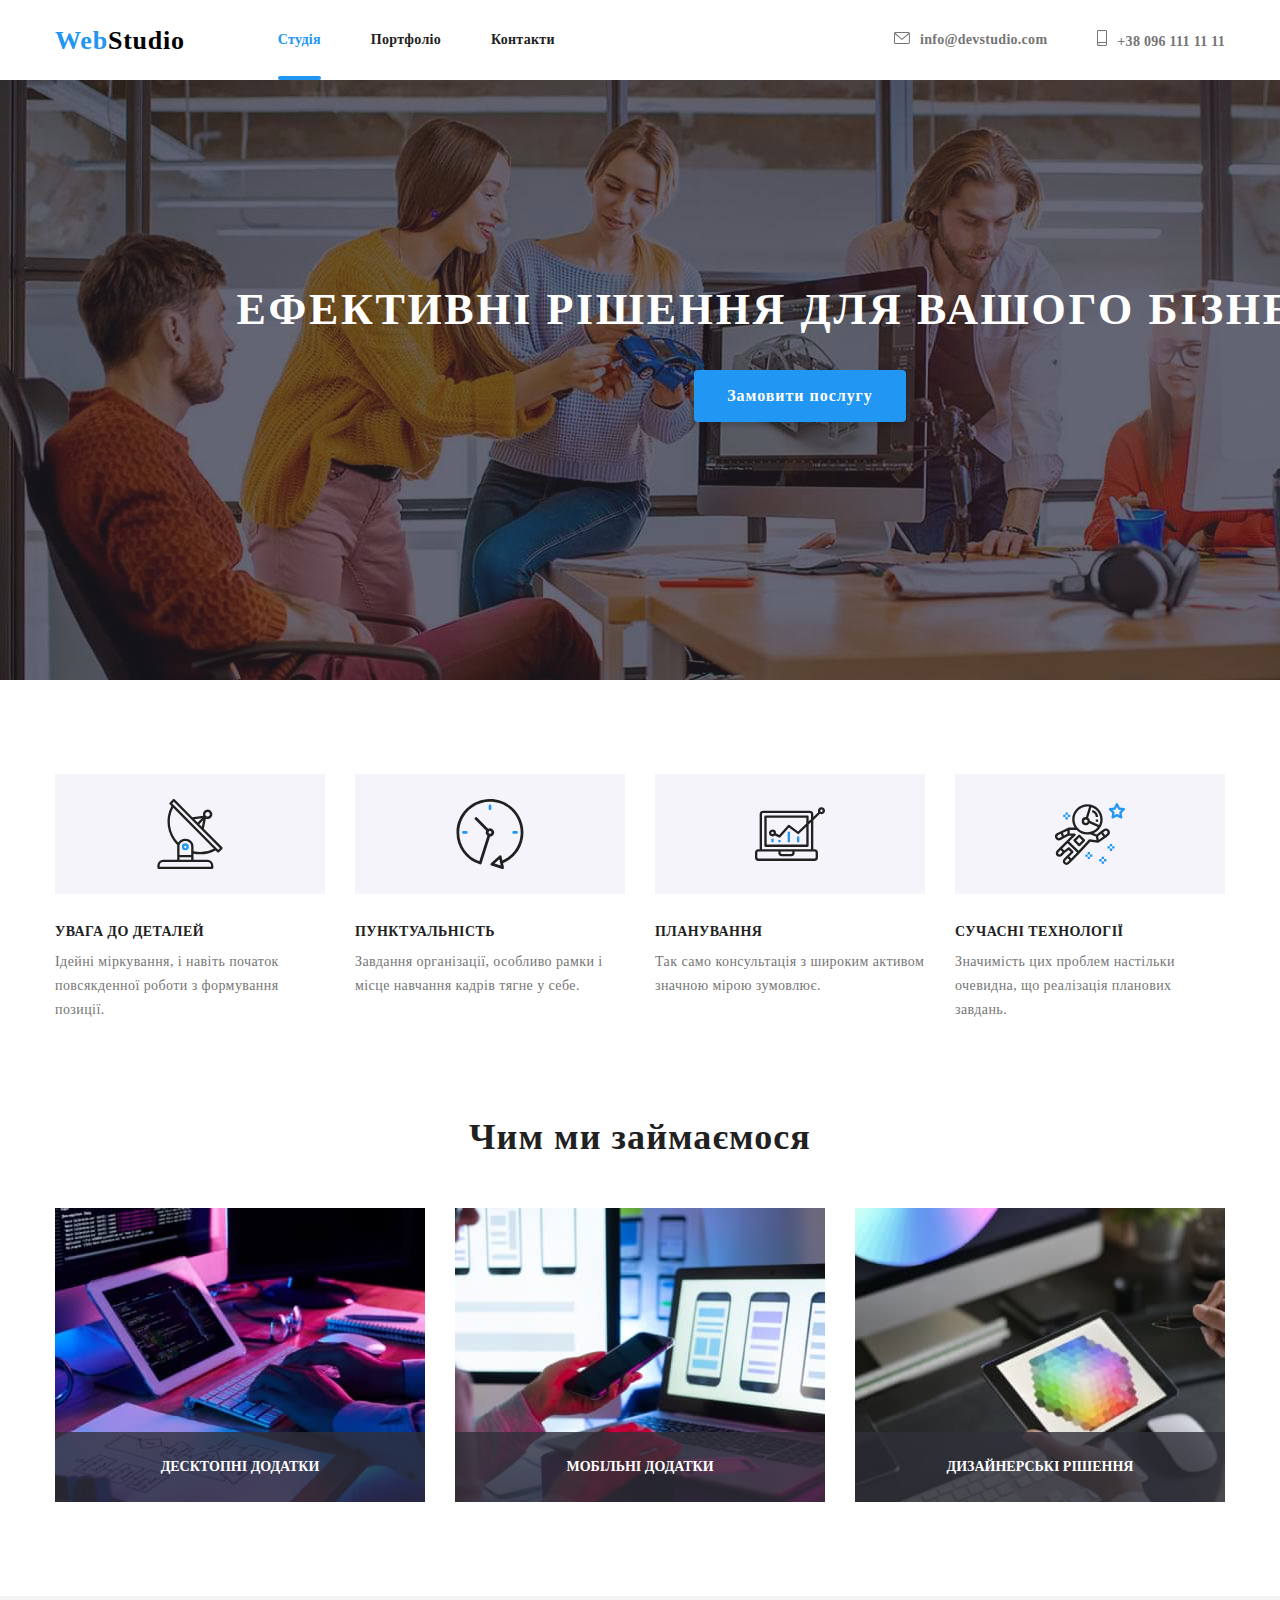
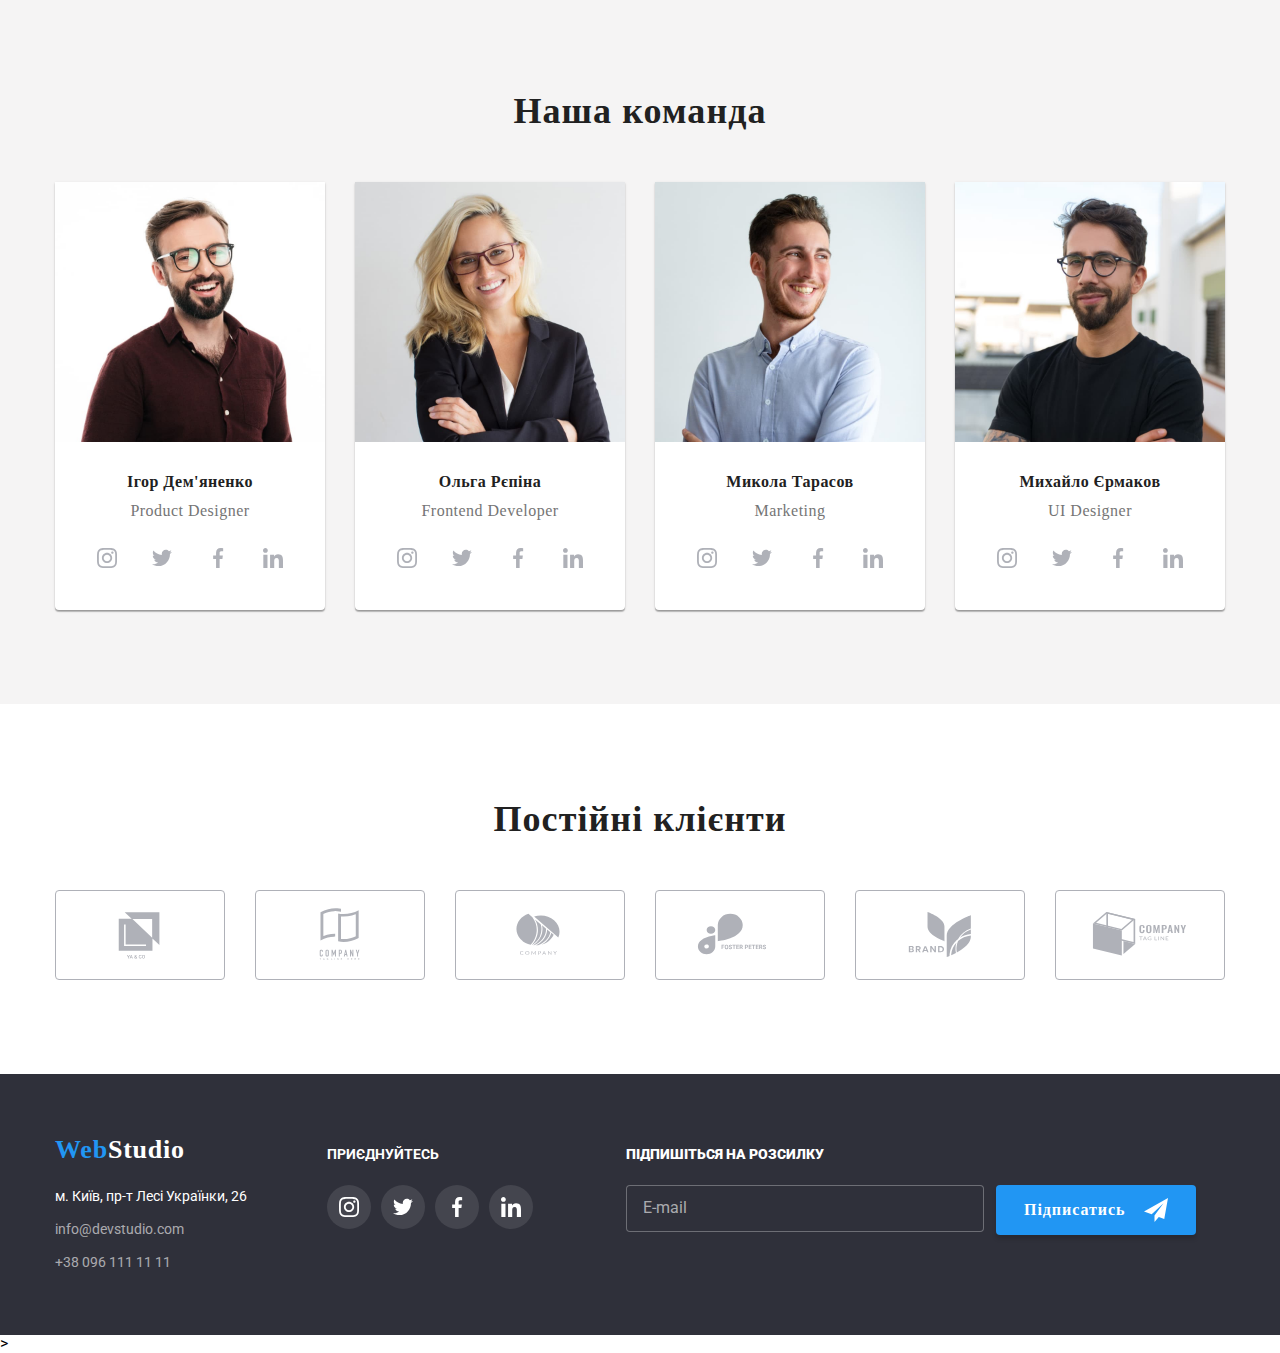
<file: index.html>
<!DOCTYPE html>
<html lang="uk">

<head>
    <meta charset="UTF-8">
    <meta http-equiv="X-UA-Compatible" content="IE=edge">
    <meta name="viewport" content="width=device-width, initial-scale=1.0">
    <title>Студія</title>
    <link rel="preconnect" href="https://fonts.googleapis.com">
    <link rel="preconnect" href="https://fonts.gstatic.com" crossorigin>
    <link
        href="https://fonts.googleapis.com/css2?family=Raleway:wght@700&family=Roboto:wght@400;500;700;900&display=swap"
        rel="stylesheet">
    <link rel="stylesheet"
        href="https://cdnjs.cloudflare.com/ajax/libs/modern-normalize/1.1.0/modern-normalize.min.css">
    <link rel="stylesheet" href="./css/main.min.css">
</head>

<body>
    <header>
        <!--navigation with logo, portfolio, contacts-->
        <div class="nav-list-flex container">
            <nav class="nav-list-flex">
                <a href="./index.html" class="webstudio-link">Web<span class="span-studio">Studio</span></a>
                <ul class="nav-list">
                    <li class="item"><a href="./index.html" class="link current"><strong>Студія</strong></a></li>
                    <li class="item"><a href="./portfolio.html" class="link"><strong>Портфоліо</strong></a></li>
                    <li class="item"><a href="#" class="link"><strong>Контакти</strong></a></li>
                </ul>
            </nav>
            <ul class="info-list-contacts">
                <li class="item"><a href="mailto:info@devstudio.com" class="contacts">
                        <svg class="contacs-svg" width="16" height="12">
                            <use href="./images/nav-sprite.svg#icon-e-mail"></use>
                        </svg><strong>info@devstudio.com</strong></a>
                </li>
                <li class="item"><a href="tel:+380961111111" class="contacts">
                        <svg class="contacs-svg" width="10" height="16">
                            <use href="./images/nav-sprite.svg#icon-phone"></use>
                        </svg><strong>+38 096 111 11 11</strong></a>
                </li>
            </ul>
        </div>
    </header>
    <!--main page including first slide with button, our benefits, what do we do, our team-->
    <main>
        <!--first slide with button "order services"-->
        <section class="hero">
            <div class="container">
                <h1 class="hero-title">Ефективні рішення для вашого бізнесу</h1>
                <button type="button" class="hero-button" data-modal-open>Замовити послугу</button>
            </div>
        </section>
        <!--our benefits-->
        <section class="featueres">
            <div class="container">
                <h2 class="visually-hidden">Переваги</h2>
                <ul class="featueres">
                    <li class="item">
                        <div class="quality antenna">
                            <h3 class="featueres-title">Увага до деталей</h3>
                            <p class="featueres-link">
                                Ідейні міркування, і навіть початок повсякденної роботи з формування позиції.
                            </p>
                        </div>
                    </li>
                    <li class="item">
                        <div class="quality clock">
                            <h3 class="featueres-title">Пунктуальність</h3>
                            <p class="featueres-link">
                                Завдання організації, особливо рамки і місце навчання кадрів
                                тягне у себе.
                            </p>
                        </div>
                    </li>
                    <li class="item">
                        <div class="quality diagram">
                            <h3 class="featueres-title">Планування</h3>
                            <p class="featueres-link">
                                Так само консультація з широким активом значною мірою зумовлює.
                            </p>
                        </div>
                    </li>
                    <li class="item">
                        <div class="quality astronaut">
                            <h3 class="featueres-title">Сучасні технології</h3>
                            <p class="featueres-link">
                                Значимість цих проблем настільки очевидна, що реалізація
                                планових завдань.
                            </p>
                        </div>
                    </li>
                </ul>
            </div>
        </section>
        <!--what do we do-->
        <section class="section specificitys">
            <div class="container">
                <h2 class="specificity">Чим ми займаємося</h2>
                <ul class="specif list">
                    <li class="item">
                        <div class="specif-box"><img src="./images/prog_on_notebook.jpg" alt="Людина програмує"
                                width="370" height="294">
                            <div class="specif-box-list">
                                <p class="specif-box-text">Десктопні додатки</p>
                            </div>
                        </div>
                    </li>
                    <li class="item">
                        <div class="specif-box"><img src="./images/phone_and_notebook.jpg"
                                alt="Людина обирає дизайн додатка для відображення на смартфоні" width="370"
                                height="294">
                            <div class="specif-box-list">
                                <p class="specif-box-text">Мобільні додатки</p>
                            </div>
                        </div>
                    </li>
                    <li class="item">
                        <div class="specif-box"><img src="./images/design_tablet.jpg"
                                alt="Людина обирає колір з палітри на планшеті" width="370" height="294">
                            <div class="specif-box-list">
                                <p class="specif-box-text">Дизайнерські рішення</p>
                            </div>
                        </div>
                    </li>
                </ul>
            </div>
        </section>
        <!--our team-->
        <section class="section team-bg">
            <div class="container">
                <h2 class="team">Наша команда</h2>
                <ul class="all-team list">
                    <li class="item">
                        <img src="./images/igor.jpg" alt="фото Ігоря Дем'яненко" width="270" height="260">
                        <div class="team-card">
                            <h3 class="team-title"><strong>Ігор Дем'яненко</strong></h3>
                            <p class="team-link">Product Designer</p>
                            <ul class="networks list">
                                <li>
                                    <a href="#" class="social-links">
                                        <svg viewBox="0 0 100 100" width="20" class="icon">
                                            <use xLink:href="./images/sprite.svg#icon-instagram"></use>
                                        </svg>
                                    </a>
                                </li>
                                <li>
                                    <a href="#" class="social-links">
                                        <svg viewBox="0 0 100 100" width="20" class="icon">
                                            <use xLink:href="./images/sprite.svg#icon-twitter"></use>
                                        </svg>
                                    </a>
                                </li>
                                <li>
                                    <a href="#" class="social-links">
                                        <svg viewBox="0 0 100 100" width="20" class="icon">
                                            <use xLink:href="./images/sprite.svg#icon-facebook"></use>
                                        </svg>
                                    </a>
                                </li>
                                <li>
                                    <a href="#" class="social-links">
                                        <svg viewBox="0 0 100 100" width="20" class="icon">
                                            <use xLink:href="./images/sprite.svg#icon-linkedin"></use>
                                        </svg>
                                    </a>
                                </li>
                            </ul>
                        </div>
                    </li>
                    <li class="item">
                        <img src="./images/olga.jpg" alt="фото Ольги Рєпіної" width="270" height="260">
                        <div class="team-card">
                            <h3 class="team-title"><strong>Ольга Рєпіна</strong></h3>
                            <p class="team-link">Frontend Developer</p>
                            <ul class="networks list">
                                <li>
                                    <a href="#" class="social-links">
                                        <svg viewBox="0 0 100 100" width="20" class="icon">
                                            <use xLink:href="./images/sprite.svg#icon-instagram"></use>
                                        </svg>
                                    </a>
                                </li>
                                <li>
                                    <a href="#" class="social-links">
                                        <svg viewBox="0 0 100 100" width="20" class="icon">
                                            <use xLink:href="./images/sprite.svg#icon-twitter"></use>
                                        </svg>
                                    </a>
                                </li>
                                <li>
                                    <a href="#" class="social-links">
                                        <svg viewBox="0 0 100 100" width="20" class="icon">
                                            <use xLink:href="./images/sprite.svg#icon-facebook"></use>
                                        </svg>
                                    </a>
                                </li>
                                <li>
                                    <a href="#" class="social-links">
                                        <svg viewBox="0 0 100 100" width="20" class="icon">
                                            <use xLink:href="./images/sprite.svg#icon-linkedin"></use>
                                        </svg>
                                    </a>
                                </li>
                            </ul>
                        </div>
                    </li>
                    <li class="item">
                        <img src="./images/mykola.jpg" alt="фото Миколи Тарасова" width="270" height="260">
                        <div class="team-card">
                            <h3 class="team-title"><strong>Микола Тарасов</strong></h3>
                            <p class="team-link">Marketing</p>
                            <ul class="networks list">
                                <li>
                                    <a href="#" class="social-links">
                                        <svg viewBox="0 0 100 100" width="20" class="icon">
                                            <use xLink:href="./images/sprite.svg#icon-instagram"></use>
                                        </svg>
                                    </a>
                                </li>
                                <li>
                                    <a href="#" class="social-links">
                                        <svg viewBox="0 0 100 100" width="20" class="icon">
                                            <use xLink:href="./images/sprite.svg#icon-twitter"></use>
                                        </svg>
                                    </a>
                                </li>
                                <li>
                                    <a href="#" class="social-links">
                                        <svg viewBox="0 0 100 100" width="20" class="icon">
                                            <use xLink:href="./images/sprite.svg#icon-facebook"></use>
                                        </svg>
                                    </a>
                                </li>
                                <li>
                                    <a href="#" class="social-links">
                                        <svg viewBox="0 0 100 100" width="20" class="icon">
                                            <use xLink:href="./images/sprite.svg#icon-linkedin"></use>
                                        </svg>
                                    </a>
                                </li>
                            </ul>
                        </div>
                    </li>
                    <li class="item">
                        <img src="./images/mykhailo.jpg" alt="фото Михайла Єрмакова" width="270" height="260">
                        <div class="team-card">
                            <h3 class="team-title"><strong>Михайло Єрмаков</strong></h3>
                            <p class="team-link">UI Designer</p>
                            <ul class="networks list">
                                <li>
                                    <a href="#" class="social-links">
                                        <svg viewBox="0 0 100 100" width="20" class="icon">
                                            <use xLink:href="./images/sprite.svg#icon-instagram"></use>
                                        </svg>
                                    </a>
                                </li>
                                <li>
                                    <a href="#" class="social-links">
                                        <svg viewBox="0 0 100 100" width="20" class="icon">
                                            <use xLink:href="./images/sprite.svg#icon-twitter"></use>
                                        </svg>
                                    </a>
                                </li>
                                <li>
                                    <a href="#" class="social-links">
                                        <svg viewBox="0 0 100 100" width="20" class="icon">
                                            <use xLink:href="./images/sprite.svg#icon-facebook"></use>
                                        </svg>
                                    </a>
                                </li>
                                <li>
                                    <a href="#" class="social-links">
                                        <svg viewBox="0 0 100 100" width="20" class="icon">
                                            <use xLink:href="./images/sprite.svg#icon-linkedin"></use>
                                        </svg>
                                    </a>
                                </li>
                            </ul>
                        </div>
                    </li>
                </ul>
            </div>
        </section>
        <!--our clients-->
        <section class="clients">
            <div class="container">
                <h2 class="clients-title">Постійні клієнти</h2>
                <ul class="clients-list">
                    <li class="clients-item">
                        <a href="#" class="link clients-link">
                            <svg class="clients-svg" width="106" height="60">
                                <use xLink:href="./images/sprite_companis.svg#icon-logo"></use>
                            </svg>
                        </a>
                    </li>
                    <li class="clients-item">
                        <a href="#" class="link clients-link">
                            <svg class="clients-svg" width="106" height="60">
                                <use xLink:href="./images/sprite_companis.svg#icon-logo-1"></use>
                            </svg>
                        </a>
                    </li>
                    <li class="clients-item">
                        <a href="#" class="link clients-link">
                            <svg class="clients-svg" width="106" height="60">
                                <use href="./images/sprite_companis.svg#icon-logo-2"></use>
                            </svg>
                        </a>
                    </li>
                    <li class="clients-item">
                        <a href="#" class="link clients-link">
                            <svg class="clients-svg" width="106" height="60">
                                <use href="./images/sprite_companis.svg#icon-logo-3"></use>
                            </svg>
                        </a>
                    </li>
                    <li class="clients-item">
                        <a href="#" class="link clients-link">
                            <svg class="clients-svg" width="106" height="60">
                                <use href="./images/sprite_companis.svg#icon-logo-4"></use>
                            </svg>
                        </a>
                    </li>
                    <li class="clients-item">
                        <a href="#" class="link clients-link">
                            <svg class="clients-svg" width="106" height="60">
                                <use href="./images/sprite_companis.svg#icon-logo-5"></use>
                            </svg>
                        </a>
                    </li>
                </ul>
            </div>
        </section>
    </main>
    <!--footer with logo, address, contacts-->
    <footer class="footer">
        <div class="container">
            <div class="footer__flex">
                <div class="footer__contacts-flex">
                    <a href="./index.html" class="footer__logo">Web<span class="footer__logo-span">Studio</span></a>
                    <address class="footer-contact">
                        <ul class="footer-contact__list list">
                            <li class="footer-contact__item">
                                <a class="footer-contact__link-address" href="https://goo.gl/maps/CPtrU1FHBa2aNyZL9"
                                    class="footer-list-item" target="_blank" rel="noopener noreferrer nofollow">
                                    м. Київ, пр-т Лесі Українки, 26</a>
                            </li>
                            <li class="footer-contact__item">
                                <a class="footer-contact__link link" href="mailto:info@devstudio.com"
                                    class="footer-list">info@devstudio.com</a>
                            </li>
                            <li class="footer-contact__item">
                                <a class="footer-contact__link link" href="tel:+380961111111" class="footer-list">+38
                                    096 111 11 11</a>
                            </li>
                        </ul>
                    </address>
                </div>
                <div class="social-section">
                    <p class="social-section__text">приєднуйтесь</p>
                    <ul class="footer-list list">
                        <li class="footer-list__item">
                            <a class="footer-list__link"" href=" #" class="footer-social-links">
                                <svg class="footer-list__icon" width="20" height="20" class="social-svg">
                                    <use xLink:href="./images/sprite.svg#icon-instagram"></use>
                                </svg>
                            </a>
                        </li>
                        <li class="footer-list__item">
                            <a class="footer-list__link" href="#" class="footer-social-links">
                                <svg class="footer-list__icon" width="20" height="20" class="social-svg">
                                    <use xLink:href="./images/sprite.svg#icon-twitter"></use>
                                </svg>
                            </a>
                        </li>
                        <li class="footer-list__item">
                            <a class="footer-list__link" href="#" class="footer-social-links">
                                <svg class="footer-list__icon" width="20" height="20" class="social-svg">
                                    <use xLink:href="./images/sprite.svg#icon-facebook"></use>
                                </svg>
                            </a>
                        </li>
                        <li class="footer-list__item">
                            <a class="footer-list__link" href="#" class="footer-social-links">
                                <svg class="footer-list__icon" width="20" height="20" class="social-svg">
                                    <use xLink:href="./images/sprite.svg#icon-linkedin"></use>
                                </svg>
                            </a>
                        </li>
                    </ul>
                </div>
                <div class="footer-submit">
                    <p class="footer-submit__text"><strong>підпишіться на розсилку</strong></p>
                    <div class="footer-submit__form">
                        <label class="footer-submit__label" for="submit-mail">
                            <input class="footer-submit__input" type="email" name="submit-mail" id="submit-mail"
                                placeholder="E-mail">
                        </label>
                        <button class="footer-submit__btn" type="submit">
                            <span>Підписатись</span>
                            <svg width="24" height="24">
                                <use class="footer-submit__btn-icon" xLink:href="./images/icon-send.svg#icon-send">
                                </use>
                            </svg>
                        </button>
                    </div>
                </div>
            </div>
        </div>
    </footer>
    
    <!-- modal window-->>
    <div class="backdrop is-hidden" data-modal>
        <div class="modal">
            <button type="button" class="button-close" data-modal-close>
                <svg class="icon">
                    <use xLink:href="./images/close.svg#close" width="11" height="11"></use>
                </svg>
            </button>
            <form>
                <h3 class="modal-text">
                    <strong>Залиште свої дані, ми вам передзвонимо</strong>
                </h3>
                <div class="form-field">
                    <label class="label-form">
                        <span class="text-form">Ім'я</span>
                        <input class="input-form" type="text" name="user-name" id="name">
                        <svg width="18" height="18">
                            <use xLink:href="./images/form-icons.svg#icon-person"></use>
                        </svg>
                    </label>
                    <label class="label-form">
                        <span class="text-form">Телефон</span>
                        <input class="input-form" type="tel" name="telephone" id="tel">
                        <svg width="18" height="18">
                            <use xLink:href="./images/form-icons.svg#icon-phone"></use>
                        </svg>
                    </label>
                    <label class="label-form">
                        <span class="text-form">Пошта</span>
                        <input class="input-form" type="email" name="email" id="mail">
                        <svg width="18" height="18">
                            <use xLink:href="./images/form-icons.svg#icon-email"></use>
                        </svg>
                    </label>
                    <label class="label-form">
                        <span class="text-form">Коментар</span>
                        <textarea name="comment" rows="6" placeholder="Введіть текст" id="comment"></textarea>
                    </label>
                </div>
                <div class="checkbox">
                    <label class="label-checkbox">
                        <input class="input-checkbox visually-hidden" type="checkbox" value="agree" name="agreement">
                        <span class="check-box"></span>
                        <span class="checkbox-text">Погоджуюся з розсилкою та приймаю</span>
                        <a class="checkbox-link" href="#">Умови договору</a>
                    </label>
                </div>
                <div class="submit">
                    <button type="submit" class="modal-button" data-modal-open>Відправити</button>
                </div>
            </form>
        </div>
    </div>
    <script src="./js/modal.js"></script>
</body>

</html>
</file>
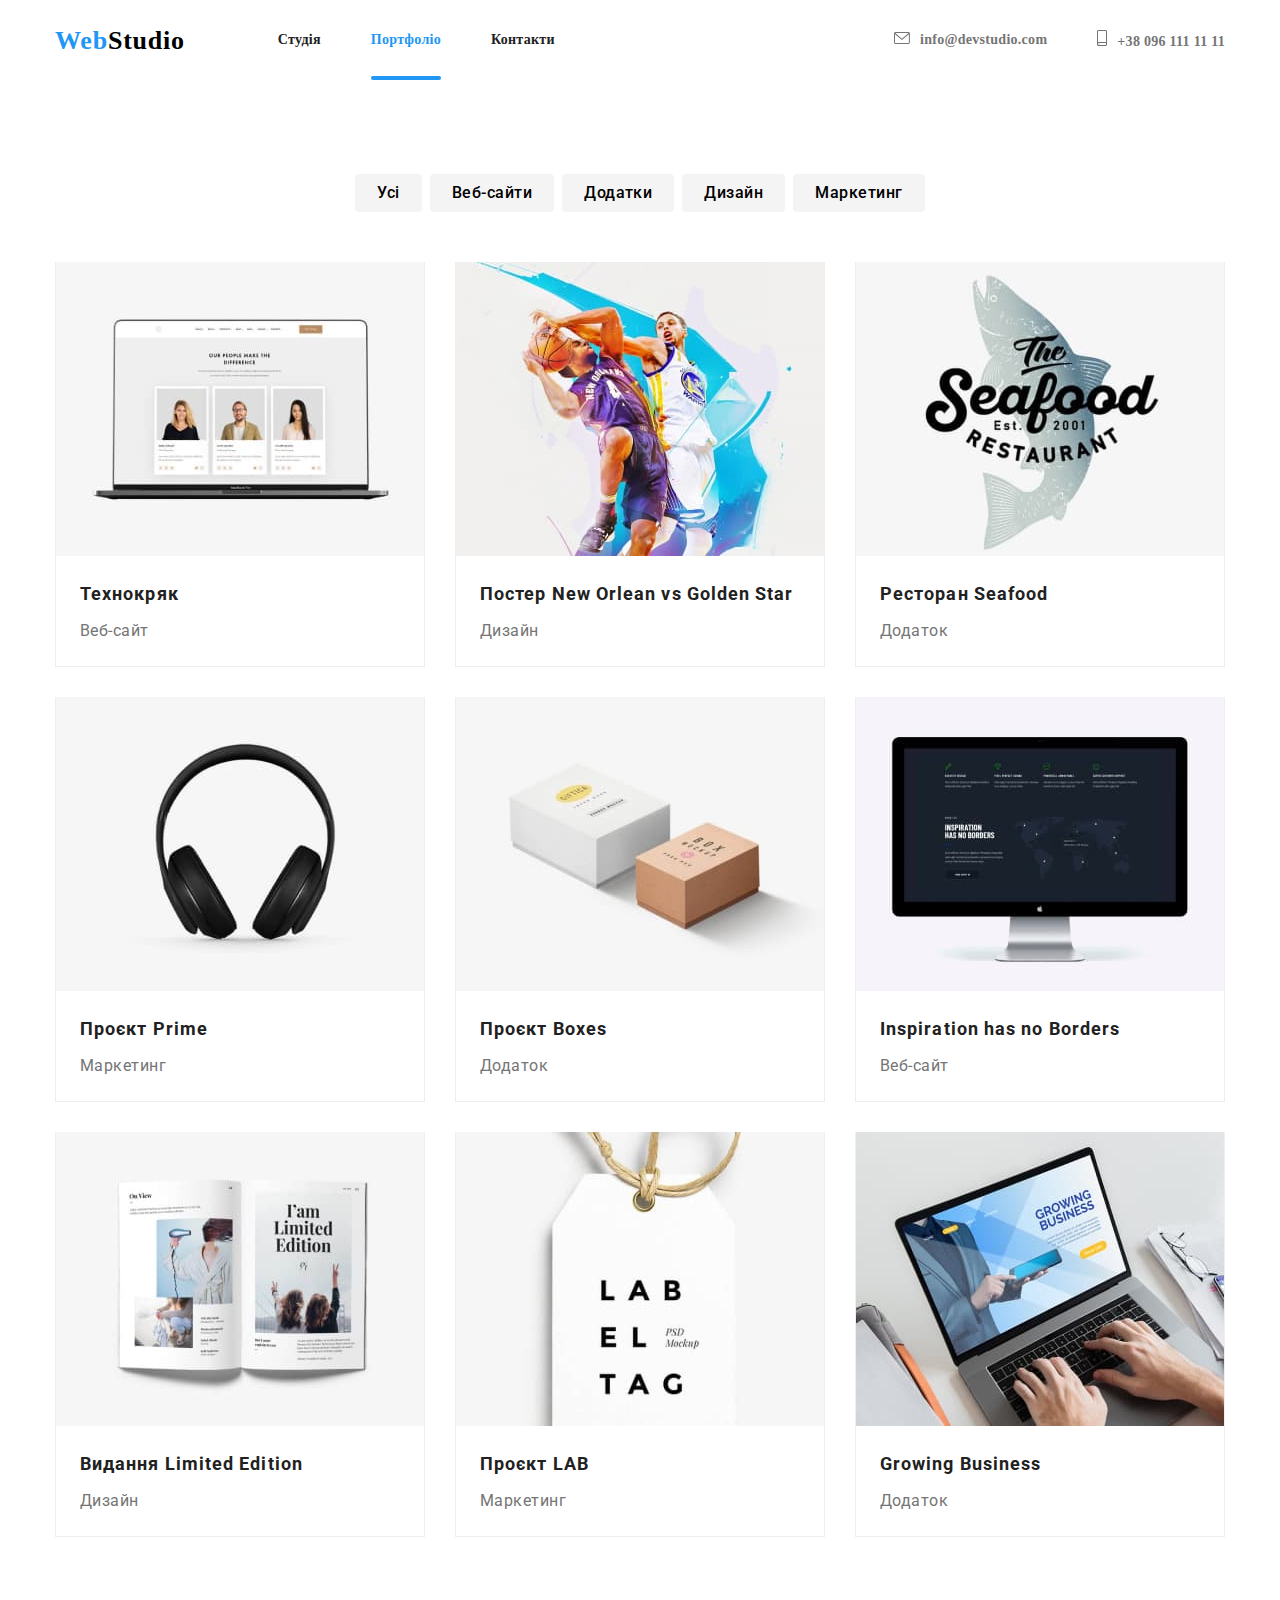
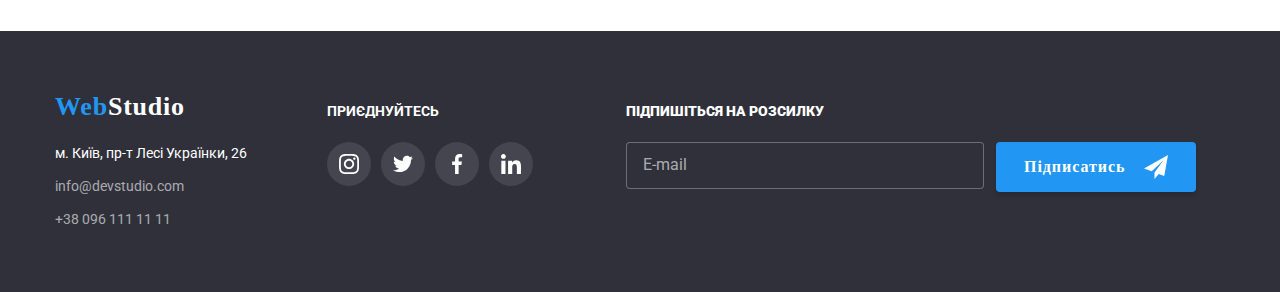
<file: portfolio.html>
<!DOCTYPE html>
<html lang="uk">
<head>
    <meta charset="UTF-8">
    <meta http-equiv="X-UA-Compatible" content="IE=edge">
    <meta name="viewport" content="width=device-width, initial-scale=1.0">
    <title>Портфоліо</title>
    <link rel="preconnect" href="https://fonts.googleapis.com">
    <link rel="preconnect" href="https://fonts.gstatic.com" crossorigin>
    <link href="https://fonts.googleapis.com/css2?family=Raleway:wght@700&family=Roboto:wght@400;500;700;900&display=swap"
    rel="stylesheet">
    <link rel="stylesheet" href="https://cdnjs.cloudflare.com/ajax/libs/modern-normalize/1.1.0/modern-normalize.min.css"/>
    <link rel="stylesheet" href="./css/main.min.css">
</head>
<body>
    <header>
        <!--navigation with logo, portfolio, contacts-->
        <div class="nav-list-flex container">
            <nav class="nav-list-flex">
                <a href="./index.html" class="webstudio-link">Web<span class="span-studio">Studio</span></a>
                <ul class="nav-list">
                    <li class="item"><a href="./index.html" class="link"><strong>Студія</strong></a></li>
                    <li class="item"><a href="./portfolio.html" class="link current"><strong>Портфоліо</strong></a></li>
                    <li class="item"><a href="#" class="link"><strong>Контакти</strong></a></li>
                </ul>
            </nav>
            <ul class="info-list-contacts">
                <li class="item"><a href="mailto:info@devstudio.com" class="contacts">
                        <svg class="contacs-svg" width="16" height="12">
                            <use href="./images/nav-sprite.svg#icon-e-mail"></use>
                        </svg><strong>info@devstudio.com</strong></a>
                </li>
                <li class="item"><a href="tel:+380961111111" class="contacts">
                        <svg class="contacs-svg" width="10" height="16">
                            <use href="./images/nav-sprite.svg#icon-phone"></use>
                        </svg><strong>+38 096 111 11 11</strong></a>
                </li>
            </ul>
        </div>
    </header>
    <!--main with buttons and portfolio-->
    <main>
        <section class="section-portfolio">
            <div class="container">
                <h1 class="visually-hidden">Наші роботи</h1>
                    <ul class="portfolio__filter-list">
                        <li class="portfolio__filter-list-item"><button class="portfolio__filter-btn" type="button">Усі</button></li>
                        <li class="portfolio__filter-list-item"><button class="portfolio__filter-btn" type="button">Веб-сайти</button></li>
                        <li class="portfolio__filter-list-item"><button class="portfolio__filter-btn" type="button">Додатки</button></li>
                        <li class="portfolio__filter-list-item"><button class="portfolio__filter-btn" type="button">Дизайн</button></li>
                        <li class="portfolio__filter-list-item"><button class="portfolio__filter-btn" type="button">Маркетинг</button></li>
                    </ul>
                    <!--Projects-->
                        <ul class="portfolio__projects-list">
                            <li class="project-card">
                                <a href="#" class="project-link">
                                    <div class="overlay-card-box">
                                        <img src="./images/notebook_with_site.jpg" alt="зображення ноутбуку з відкритим сайтом" width="370" height="294"/>
                                        <div class="project-card-overlay">
                                            <p class="card-overlay-text">
                                                Ресурс пропонує комплексні пропозиції з різним рівнем функціоналу 
                                                та сервісів. Все це дозволить відвідувачу отримати вичерпні відомості 
                                                про компанію чи приватну особу.
                                            </p>
                                        </div>
                                    </div>
                                    <div class="project-card-notify">
                                        <h2 class="projects-company">Технокряк</h2>
                                        <p class="projects-type">Веб-сайт</p>
                                    </div>
                                </a> 
                            </li>
                            <li class="project-card">
                                <a href="#" class="project-link">
                                    <div class="overlay-card-box">   
                                        <img src="./images/basketball_players.jpg" alt="зображення постеру баскетбол Новий Орлеан проти Голден Стейт" width="370" height="294"/>
                                        <div class="project-card-overlay">
                                            <p class="card-overlay-text">
                                                Ресурс пропонує комплексні пропозиції з різним рівнем функціоналу 
                                                та сервісів. Все це дозволить відвідувачу отримати вичерпні відомості 
                                                про компанію чи приватну особу.
                                            </p>
                                        </div>
                                    </div>
                                    <div class="project-card-notify">
                                        <h2 class="projects-company">Постер New Orlean vs Golden Star</h2>
                                        <p class="projects-type">Дизайн</p>
                                    </div>
                                </a>        
                            </li>
                            <li class="project-card">
                                <a href="#" class="project-link">
                                    <div class="overlay-card-box">
                                        <img src="./images/seafood_restaurant.jpg" alt="зображення логотипу ресторану Seafood" width="370" height="294"/>
                                        <div class="project-card-overlay">
                                            <p class="card-overlay-text">
                                                Ресурс пропонує комплексні пропозиції з різним рівнем функціоналу 
                                                та сервісів. Все це дозволить відвідувачу отримати вичерпні відомості 
                                                про компанію чи приватну особу.
                                            </p>
                                        </div>
                                    </div>
                                    <div class="project-card-notify">
                                        <h2 class="projects-company">Ресторан Seafood</h2>
                                        <p class="projects-type">Додаток</p>
                                    </div>
                                </a>     
                            </li>
                            <li class="project-card">
                                <a href="#" class="project-link">
                                    <div class="overlay-card-box">
                                        <img src="./images/headphones.jpg" alt="зображення навушників" width="370" height="294"/>
                                        <div class="project-card-overlay">
                                            <p class="card-overlay-text">
                                                Ресурс пропонує комплексні пропозиції з різним рівнем функціоналу 
                                                та сервісів. Все це дозволить відвідувачу отримати вичерпні відомості 
                                                про компанію чи приватну особу.
                                            </p>
                                        </div>
                                    </div>
                                    <div class="project-card-notify">
                                        <h2 class="projects-company">Проєкт Prime</h2>
                                        <p class="projects-type">Маркетинг</p>
                                    </div>
                                </a>     
                            </li>
                            <li class="project-card">
                                <a href="#" class="project-link">
                                    <div class="overlay-card-box">   
                                        <img src="./images/boxes.jpg" alt="зображення коробок" width="370" height="294"/>
                                        <div class="project-card-overlay">
                                            <p class="card-overlay-text">
                                                Ресурс пропонує комплексні пропозиції з різним рівнем функціоналу 
                                                та сервісів. Все це дозволить відвідувачу отримати вичерпні відомості 
                                                про компанію чи приватну особу.
                                            </p>
                                        </div>
                                    </div>
                                    <div class="project-card-notify">   
                                        <h2 class="projects-company">Проєкт Boxes</h2>
                                        <p class="projects-type">Додаток</p>
                                    </div>
                                </a>          
                            </li>
                            <li class="project-card">
                                <a href="#" class="project-link">
                                    <div class="overlay-card-box">
                                        <img src="./images/сomputer.jpg" alt="зображення комп'ютера з відкритим сайтом" width="370" height="294"/>
                                        <div class="project-card-overlay">
                                            <p class="card-overlay-text">
                                                Ресурс пропонує комплексні пропозиції з різним рівнем функціоналу 
                                                та сервісів. Все це дозволить відвідувачу отримати вичерпні відомості 
                                                про компанію чи приватну особу.
                                            </p>
                                        </div>
                                    </div> 
                                    <div class="project-card-notify">
                                        <h2 class="projects-company">Inspiration has no Borders</h2>
                                        <p class="projects-type">Веб-сайт</p>
                                    </div>   
                                </a>     
                            </li>
                            <li class="project-card">
                                <a href="#" class="project-link">
                                    <div class="overlay-card-box">
                                        <img src="./images/magazine.jpg" alt="зображення журналу Limited Edition" width="370" height="294"/>
                                        <div class="project-card-overlay">
                                            <p class="card-overlay-text">
                                                Ресурс пропонує комплексні пропозиції з різним рівнем функціоналу 
                                                та сервісів. Все це дозволить відвідувачу отримати вичерпні відомості 
                                                про компанію чи приватну особу.
                                            </p>
                                        </div>
                                    </div>
                                    <div class="project-card-notify">
                                        <h2 class="projects-company">Видання Limited Edition</h2>
                                        <p class="projects-type">Дизайн</p>
                                    </div>
                                </a>         
                            </li>
                            <li class="project-card">
                                <a href="#" class="project-link">
                                    <div class="overlay-card-box">
                                        <img src="./images/lab.jpg" alt="зображення лейблу" width="370" height="294">
                                        <div class="project-card-overlay">
                                            <p class="card-overlay-text">
                                                Ресурс пропонує комплексні пропозиції з різним рівнем функціоналу 
                                                та сервісів. Все це дозволить відвідувачу отримати вичерпні відомості 
                                                про компанію чи приватну особу.
                                            </p>
                                        </div>
                                    </div>    
                                    <div class="project-card-notify">
                                        <h2 class="projects-company">Проєкт LAB</h2>
                                        <p class="projects-type">Маркетинг</p>
                                    </div>
                                </a>         
                            </li>
                            <li class="project-card">
                                <a href="#" class="project-link">
                                    <div class="overlay-card-box">
                                        <img src="./images/growing.jpg" alt="зображення ноутбуку з платформою Growing Business" width="370" height="294">
                                        <div class="project-card-overlay">
                                            <p class="card-overlay-text">
                                                Ресурс пропонує комплексні пропозиції з різним рівнем функціоналу 
                                                та сервісів. Все це дозволить відвідувачу отримати вичерпні відомості 
                                                про компанію чи приватну особу.
                                            </p>
                                        </div>
                                    </div>
                                    <div class="project-card-notify">
                                        <h2 class="projects-company">Growing Business</h2>
                                        <p class="projects-type">Додаток</p>
                                    </div>
                                </a>      
                            </li>
                        </ul>
            </div>
        </section>
    
    </main>
    <!--footer with logo, address, contacts-->
    <footer class="footer">
        <div class="container">
            <div class="footer__flex">
                <div class="footer__contacts-flex">
                    <a href="./index.html" class="footer__logo">Web<span class="footer__logo-span">Studio</span></a>
                    <address class="footer-contact">
                        <ul class="footer-contact__list list">
                            <li class="footer-contact__item">
                                <a class="footer-contact__link-address" href="https://goo.gl/maps/CPtrU1FHBa2aNyZL9"
                                    class="footer-list-item" target="_blank" rel="noopener noreferrer nofollow">
                                    м. Київ, пр-т Лесі Українки, 26</a>
                            </li>
                            <li class="footer-contact__item">
                                <a class="footer-contact__link link" href="mailto:info@devstudio.com"
                                    class="footer-list">info@devstudio.com</a>
                            </li>
                            <li class="footer-contact__item">
                                <a class="footer-contact__link link" href="tel:+380961111111" class="footer-list">+38
                                    096 111 11 11</a>
                            </li>
                        </ul>
                    </address>
                </div>
                <div class="social-section">
                    <p class="social-section__text">приєднуйтесь</p>
                    <ul class="footer-list list">
                        <li class="footer-list__item">
                            <a class="footer-list__link"" href=" #" class="footer-social-links">
                                <svg class="footer-list__icon" width="20" height="20" class="social-svg">
                                    <use xLink:href="./images/sprite.svg#icon-instagram"></use>
                                </svg>
                            </a>
                        </li>
                        <li class="footer-list__item">
                            <a class="footer-list__link" href="#" class="footer-social-links">
                                <svg class="footer-list__icon" width="20" height="20" class="social-svg">
                                    <use xLink:href="./images/sprite.svg#icon-twitter"></use>
                                </svg>
                            </a>
                        </li>
                        <li class="footer-list__item">
                            <a class="footer-list__link" href="#" class="footer-social-links">
                                <svg class="footer-list__icon" width="20" height="20" class="social-svg">
                                    <use xLink:href="./images/sprite.svg#icon-facebook"></use>
                                </svg>
                            </a>
                        </li>
                        <li class="footer-list__item">
                            <a class="footer-list__link" href="#" class="footer-social-links">
                                <svg class="footer-list__icon" width="20" height="20" class="social-svg">
                                    <use xLink:href="./images/sprite.svg#icon-linkedin"></use>
                                </svg>
                            </a>
                        </li>
                    </ul>
                </div>
                <div class="footer-submit">
                    <p class="footer-submit__text"><strong>підпишіться на розсилку</strong></p>
                    <div class="footer-submit__form">
                        <label class="footer-submit__label" for="submit-mail">
                            <input class="footer-submit__input" type="email" name="submit-mail" id="submit-mail"
                                placeholder="E-mail">
                        </label>
                        <button class="footer-submit__btn" type="submit">
                            <span>Підписатись</span>
                            <svg width="24" height="24">
                                <use class="footer-submit__btn-icon" xLink:href="./images/icon-send.svg#icon-send">
                                </use>
                            </svg>
                        </button>
                    </div>
                </div>
            </div>
        </div>
    </footer>
</body>
</html>
</file>
<file: css/main.min.css>
body{font-family:Roboto,sans-serif}li{list-style-type:none}a{text-decoration:none}ul{margin:0;padding:0}h1,h2,h3,h4,h5,h6,p{margin:0;padding:0}img{display:block}.list{list-style:none;padding:0;margin:0}.link{list-style:none;padding:0;margin:0}.container{width:1200px;margin-left:auto;margin-right:auto;padding-left:15px;padding-right:15px}section{padding-top:94px;padding-bottom:94px}.header-line{border:1px solid #ececec}.nav-list-flex{display:-webkit-box;display:-ms-flexbox;display:flex;-webkit-box-align:center;-ms-flex-align:center;align-items:center}.nav-list-flex .link.current{color:#2196f3}.webstudio-link{font-family:"Raleway700";font-weight:700;font-size:26px;line-height:31px;letter-spacing:.03em;color:#2196f3}.span-studio{color:#000}.nav-list{display:-webkit-box;display:-ms-flexbox;display:flex;margin-left:93px;-webkit-padding-start:0px;padding-inline-start:0px;margin-bottom:0px;margin-top:0px}.nav-list a:hover,.nav-list a:focus{color:#2196f3}.nav-list .link{position:relative;display:block;padding-top:32px;padding-bottom:32px;font-family:"Roboto500";font-weight:500;font-size:14px;line-height:16px;letter-spacing:.02em;color:#212121;-webkit-transition:color 250ms cubic-bezier(0.4, 0, 0.2, 1);transition:color 250ms cubic-bezier(0.4, 0, 0.2, 1)}.nav-list .link::after{content:"";display:block;position:absolute;top:calc(100% - 4px);left:0;height:4px;width:100%;background-color:#2196f3;border-radius:4px;opacity:0}.nav-list .link.current::after{color:#2196f3;border-radius:2px;opacity:1}.nav-list .item+.item,.info-list-contacts .item+.item{margin-left:50px}.info-list-contacts{display:-webkit-box;display:-ms-flexbox;display:flex;margin-left:auto;-webkit-padding-start:0px;padding-inline-start:0px}.info-list-contacts a:hover,.info-list-contacts a:focus{color:#2196f3}.info-list-contacts .link{font-family:"Roboto500";font-weight:500;font-size:14px;line-height:16px;letter-spacing:.02em;color:#757575;-webkit-transition:color 250ms cubic-bezier(0.4, 0, 0.2, 1);transition:color 250ms cubic-bezier(0.4, 0, 0.2, 1)}.contacs-svg,.contacs-svg{fill:currentColor;margin-right:10px}.hero{text-align:center;padding-top:200px;padding-bottom:200px;width:1600px;height:600px;margin-left:auto;margin-right:auto;background-position:center;background-color:#c4c4c4;background-image:-webkit-gradient(linear, left top, right top, from(rgba(47, 48, 58, 0.4)), to(rgba(47, 48, 58, 0.4))),url("/images/overlay.jpg");background-image:linear-gradient(to right, rgba(47, 48, 58, 0.4), rgba(47, 48, 58, 0.4)),url("/images/overlay.jpg")}.hero-title{margin-top:0px;margin-bottom:30px;font-family:"Roboto900";font-weight:900;font-size:44px;line-height:60px;text-align:center;letter-spacing:.06em;text-transform:uppercase;color:#fff}.hero-button{background:#2196f3;color:#fff;-webkit-box-shadow:0px 4px 4px rgba(0,0,0,.15);box-shadow:0px 4px 4px rgba(0,0,0,.15);border:1px solid rgba(0,0,0,0);border-radius:4px;padding:10px 32px;font-family:"Roboto700";font-weight:700;font-size:16px;line-height:30px;text-align:center;letter-spacing:.06em}.contacts{font-family:"Roboto500";font-weight:500;font-size:14px;line-height:16px;letter-spacing:.02em;color:#757575;-webkit-transition:color 250ms cubic-bezier(0.4, 0, 0.2, 1);transition:color 250ms cubic-bezier(0.4, 0, 0.2, 1)}.featueres-section{padding-top:94px;padding-bottom:94px}.featueres{display:-webkit-box;display:-ms-flexbox;display:flex;-webkit-padding-start:0px;padding-inline-start:0px;margin:0px}.featueres .antenna::before{background-image:url(/images/antenna.svg)}.featueres .clock::before{background-image:url(/images/clock.svg)}.featueres .diagram::before{background-image:url(/images/diagram.svg)}.featueres .astronaut::before{background-image:url(/images/astronaut.svg)}.featueres .item+.item{margin-left:30px}.quality{width:270px}.quality::before{display:block;content:"";height:120px;background-color:#f5f4fa;background-size:70px 70px;background-repeat:no-repeat;background-position:center;margin-bottom:30px}.quality h3{margin-bottom:10px}.qualitys:not(:last-child){margin-right:30px}.featueres .item{display:-webkit-box;display:-ms-flexbox;display:flex;width:270px;margin-right:0px;-webkit-padding-start:0px;padding-inline-start:0px}.featueres-title{margin-top:0px;margin-bottom:10px;font-family:"Roboto700";font-weight:700;font-size:14px;line-height:16px;letter-spacing:.03em;text-transform:uppercase;color:#212121}.featueres-link{font-family:"Roboto400";font-weight:400;font-size:14px;line-height:24px;letter-spacing:.03em;color:#757575}.visually-hidden{position:absolute;width:1px;height:1px;margin:-1px;border:0;padding:0;white-space:nowrap;-webkit-clip-path:inset(100%);clip-path:inset(100%);clip:rect(0 0 0 0);overflow:hidden}.section.specificitys{padding-top:0}.specificity{padding-top:0;margin-bottom:50px;font-family:"Roboto700";font-weight:700;font-size:36px;line-height:42px;text-align:center;letter-spacing:.03em;color:#212121}.specif{display:-webkit-box;display:-ms-flexbox;display:flex}.specif .item+.item{margin-left:30px}.specif img{display:block}.specif-box{position:relative}.specif-box-list{position:absolute;bottom:0;left:0;width:100%;height:70px;padding:27px;text-align:center;background-color:rgba(47,48,58,.8)}.specif-box-text{color:#fff;text-transform:uppercase;font-family:"Roboto700";font-weight:700;line-height:1.14;font-size:14px;line-height:16px}.team-bg{background:#f5f4f4}.team{padding-top:0;margin-bottom:50px;font-family:"Roboto700";font-weight:700;font-size:36px;line-height:42px;text-align:center;letter-spacing:.03em;color:#212121}.all-team{display:-webkit-box;display:-ms-flexbox;display:flex;text-align:center}.all-team .item+.item{margin-left:30px}.all-team .item{background-color:#fff;-webkit-box-shadow:0px 1px 3px rgba(0,0,0,.12),0px 1px 1px rgba(0,0,0,.14),0px 2px 1px rgba(0,0,0,.2);box-shadow:0px 1px 3px rgba(0,0,0,.12),0px 1px 1px rgba(0,0,0,.14),0px 2px 1px rgba(0,0,0,.2);border-radius:0px 0px 4px 4px;width:270px}.team-card{padding:30px 30px}.team-title{margin-bottom:10px;font-family:"Roboto500";font-weight:500;font-size:16px;line-height:19px;text-align:center;letter-spacing:.03em;color:#212121}.team-link{font-family:"Roboto400";font-weight:400;font-size:16px;line-height:19px;text-align:center;letter-spacing:.03em;color:#757575}.networks{display:-webkit-box;display:-ms-flexbox;display:flex;-webkit-box-pack:justify;-ms-flex-pack:justify;justify-content:space-between;-webkit-padding-start:0px;padding-inline-start:0px;margin-top:16px}.social-links{display:-webkit-box;display:-ms-flexbox;display:flex;-webkit-box-pack:center;-ms-flex-pack:center;justify-content:center;-webkit-box-align:center;-ms-flex-align:center;align-items:center;width:44px;height:44px;color:#afb1b8;border-radius:50%;-webkit-transition:background-color 250ms cubic-bezier(0.4, 0, 0.2, 1),color 250ms cubic-bezier(0.4, 0, 0.2, 1);transition:background-color 250ms cubic-bezier(0.4, 0, 0.2, 1),color 250ms cubic-bezier(0.4, 0, 0.2, 1)}.social-links:hover,.social-links:focus{background-color:#2196f3;color:#fff;outline:none}.networks .icon{fill:#afb1b8;fill:currentColor}.clients-title{padding-top:0;margin-bottom:50px;font-family:"Roboto700";font-weight:700;font-size:36px;line-height:42px;text-align:center;letter-spacing:.03em;color:#212121}.clients{padding-top:94px;padding-bottom:94px}.clients-list{display:-webkit-box;display:-ms-flexbox;display:flex;-ms-flex-wrap:wrap;flex-wrap:wrap;-webkit-padding-start:0px;padding-inline-start:0px}.clients-item{width:170px;height:90px;margin-right:30px;margin-bottom:30px}.clients-link{display:-webkit-box;display:-ms-flexbox;display:flex;-webkit-box-align:center;-ms-flex-align:center;align-items:center;-webkit-box-pack:center;-ms-flex-pack:center;justify-content:center;width:100%;height:100%;color:#afb1b8;border:1px solid #afb1b8;border-radius:4px;-webkit-transition:color 250ms cubic-bezier(0.4, 0, 0.2, 1),border-color 250ms cubic-bezier(0.4, 0, 0.2, 1);transition:color 250ms cubic-bezier(0.4, 0, 0.2, 1),border-color 250ms cubic-bezier(0.4, 0, 0.2, 1)}.clients-link:hover,.clients-link:focus{color:#2196f3;border:1px solid #2196f3;outline:none}.clients-item:nth-child(6n){margin-right:0px}.clients-item:nth-last-child(-n+6){margin-bottom:0px}.clients-svg{fill:currentColor}.footer{padding-top:60px;padding-bottom:60px;background-color:#2f303a}.footer__flex{display:-webkit-box;display:-ms-flexbox;display:flex;margin:0;padding:0;list-style:none}.footer__logo{font-family:"Raleway700";font-weight:700;font-size:26px;line-height:31px;letter-spacing:.03em;color:#2196f3}.footer__logo-span{color:#fff}.footer-contact{margin-top:20px}.footer-contact__address{color:#fff}.footer-contact__item{margin-top:9px}.footer-contact__link{font-style:normal;font-size:14px;line-height:1.71;color:rgba(255,255,255,.6);-webkit-transition:color 250ms cubic-bezier(0.4, 0, 0.2, 1);transition:color 250ms cubic-bezier(0.4, 0, 0.2, 1)}.footer-contact__link:hover,.footer-contact__link:focus{color:#2196f3}.footer-contact__link-address{color:#fff;font-style:normal;font-size:14px;line-height:1.71;-webkit-transition:color 250ms cubic-bezier(0.4, 0, 0.2, 1);transition:color 250ms cubic-bezier(0.4, 0, 0.2, 1)}.footer-contact__link-address:hover,.footer-contact__link-address:focus{color:#2196f3}.social-section{margin-left:80px;width:206px}.social-section__text{padding:20px 0px 10px 0px;margin-bottom:20px;font-weight:700;font-size:14px;line-height:1.14px;text-transform:uppercase;color:#fff}.footer-list{display:-webkit-box;display:-ms-flexbox;display:flex;-webkit-box-pack:justify;-ms-flex-pack:justify;justify-content:space-between;-webkit-box-align:center;-ms-flex-align:center;align-items:center;padding:0;margin-top:0;list-style:none}.footer-list__item{width:44px;height:44px}.footer-list__link{display:block;width:44px;height:44px;border-radius:50%;color:#fff;background-color:rgba(255,255,255,.1);-webkit-transition:background-color 250ms cubic-bezier(0.4, 0, 0.2, 1),color 250ms cubic-bezier(0.4, 0, 0.2, 1);transition:background-color 250ms cubic-bezier(0.4, 0, 0.2, 1),color 250ms cubic-bezier(0.4, 0, 0.2, 1)}.footer-list__link:hover,.footer-list__link:focus{color:#fff;background-color:#2196f3}.footer-list__icon{margin:12px 0px 0px 12px;fill:currentColor}.footer-submit{margin-left:93px}.footer-submit__form{display: flex;margin: auto;}.footer-submit__text{padding:20px 0px 10px 0px;margin-bottom:20px;font-weight:700;font-size:14px;line-height:1.14px;text-transform:uppercase;color:#fff}.footer-submit__input{width:358px;margin:0;padding:13px 16px;border-radius:4px;border:1px solid rgba(255,255,255,.3);background-color:#2f303a;color:#fff}.footer-submit__input::-webkit-input-placeholder{font-size:16px;line-height:1.25;color:rgba(255,255,255,.6)}.footer-submit__input::-moz-placeholder{font-size:16px;line-height:1.25;color:rgba(255,255,255,.6)}.footer-submit__input:-ms-input-placeholder{font-size:16px;line-height:1.25;color:rgba(255,255,255,.6)}.footer-submit__input::-ms-input-placeholder{font-size:16px;line-height:1.25;color:rgba(255,255,255,.6)}.footer-submit__input::placeholder{font-size:16px;line-height:1.25;color:rgba(255,255,255,.6)}.footer-submit__btn{  display: flex;align-items: center;justify-content: space-between;padding: 10px 28px;margin-left: 12px;width: 200px;
height: 50px;font-family: "Roboto700";font-weight: 700;font-size: 16px;line-height: 30px;letter-spacing: 0.06em;color: #ffffff;fill: currentColor; background-color: #2196f3;box-shadow: 0px 4px 4px rgba(0, 0, 0, 0.15);border-radius: 4px;border: none;}.portfolio__filter-list{margin-top:0;margin-bottom:0;padding-left:0;list-style:none;display:-webkit-box;display:-ms-flexbox;display:flex;-webkit-box-pack:center;-ms-flex-pack:center;justify-content:center;margin-bottom:50px}.portfolio__filter-list-item:not(:last-child){margin-right:8px}.portfolio__projects-list{margin-top:0;margin-bottom:0;padding-left:0;list-style:none;display:-webkit-box;display:-ms-flexbox;display:flex;-ms-flex-wrap:wrap;flex-wrap:wrap}.portfolio__filter-btn{height:38px;padding:6px 22px;font-weight:500;font-size:16px;line-height:1.62;letter-spacing:.03em;text-align:center;background-color:#f5f4f4;border:0;border-radius:4px;-webkit-transition:background-color 250ms cubic-bezier(0.4, 0, 0.2, 1),color 250ms cubic-bezier(0.4, 0, 0.2, 1),-webkit-box-shadow 250ms cubic-bezier(0.4, 0, 0.2, 1);transition:background-color 250ms cubic-bezier(0.4, 0, 0.2, 1),color 250ms cubic-bezier(0.4, 0, 0.2, 1),-webkit-box-shadow 250ms cubic-bezier(0.4, 0, 0.2, 1);transition:background-color 250ms cubic-bezier(0.4, 0, 0.2, 1),color 250ms cubic-bezier(0.4, 0, 0.2, 1),box-shadow 250ms cubic-bezier(0.4, 0, 0.2, 1);transition:background-color 250ms cubic-bezier(0.4, 0, 0.2, 1),color 250ms cubic-bezier(0.4, 0, 0.2, 1),box-shadow 250ms cubic-bezier(0.4, 0, 0.2, 1),-webkit-box-shadow 250ms cubic-bezier(0.4, 0, 0.2, 1)}.portfolio__filter-btn:hover,.portfolio__filter-btn:focus{color:#fff;background-color:#2196f3;-webkit-box-shadow:0px 3px 1px rgba(0,0,0,.1),0px 1px 2px rgba(0,0,0,.08),0px 2px 2px rgba(0,0,0,.12);box-shadow:0px 3px 1px rgba(0,0,0,.1),0px 1px 2px rgba(0,0,0,.08),0px 2px 2px rgba(0,0,0,.12);cursor:pointer}.project-card{width:370px;margin-right:30px;margin-bottom:30px;border-left:1px solid #eee;border-bottom:1px solid #eee;border-right:1px solid #eee;-webkit-transition:-webkit-box-shadow 250ms cubic-bezier(0.4, 0, 0.2, 1);transition:-webkit-box-shadow 250ms cubic-bezier(0.4, 0, 0.2, 1);transition:box-shadow 250ms cubic-bezier(0.4, 0, 0.2, 1);transition:box-shadow 250ms cubic-bezier(0.4, 0, 0.2, 1), -webkit-box-shadow 250ms cubic-bezier(0.4, 0, 0.2, 1)}.project-card:nth-child(3n){margin-right:0}.project-card:nth-last-child(-n+3){margin-bottom:0}.project-card:hover,.project-card:focus{-webkit-box-shadow:0px 4px 4px rgba(0,0,0,.25);box-shadow:0px 4px 4px rgba(0,0,0,.25)}.project-card:hover .project-card-overlay{-webkit-transform:translateY(0);transform:translateY(0)}.project-link{text-decoration:none}.overlay-card-box{position:relative;overflow:hidden}.project-card-overlay{position:absolute;display:-webkit-box;display:-ms-flexbox;display:flex;-webkit-box-align:center;-ms-flex-align:center;align-items:center;-webkit-box-pack:center;-ms-flex-pack:center;justify-content:center;top:0;left:0;width:100%;height:100%;background-color:rgba(33,150,243,.9);-webkit-transform:translateY(100%);transform:translateY(100%);-webkit-transition:-webkit-transform 250ms cubic-bezier(0.4, 0, 0.2, 1);transition:-webkit-transform 250ms cubic-bezier(0.4, 0, 0.2, 1);transition:transform 250ms cubic-bezier(0.4, 0, 0.2, 1);transition:transform 250ms cubic-bezier(0.4, 0, 0.2, 1), -webkit-transform 250ms cubic-bezier(0.4, 0, 0.2, 1)}.card-overlay-text{display:inline-block;width:322px;height:168px;margin:0;font-weight:400;font-size:18px;line-height:1.56;letter-spacing:.03em;color:#f5f4f4}.project-card-notify{padding:20px 24px}.projects-company{margin-top:0;margin-bottom:4px;color:#212121;font-weight:700;font-size:18px;line-height:2;letter-spacing:.06em}.projects-type{margin-top:0;margin-bottom:0;color:#757575;font-weight:400;font-size:16px;line-height:1.88;letter-spacing:.03em}.backdrop{position:fixed;top:0;left:0;width:100%;height:100%;background-color:rgba(0,0,0,.2);opacity:1;-webkit-transition:opacity 250ms cubic-bezier(0.4, 0, 0.2, 1);transition:opacity 250ms cubic-bezier(0.4, 0, 0.2, 1)}.modal{position:absolute;top:50%;left:50%;-webkit-transform:translate(-50%, -50%);transform:translate(-50%, -50%);width:528px;background:#fff;-webkit-box-shadow:0px 1px 3px rgba(0,0,0,.12),0px 1px 1px rgba(0,0,0,.14),0px 2px 1px rgba(0,0,0,.2);box-shadow:0px 1px 3px rgba(0,0,0,.12),0px 1px 1px rgba(0,0,0,.14),0px 2px 1px rgba(0,0,0,.2);border-radius:4px;-webkit-transform:translate(-50%, -50%) scale(1);transform:translate(-50%, -50%) scale(1);-webkit-transition:-webkit-transform 250ms cubic-bezier(0.4, 0, 0.2, 1);transition:-webkit-transform 250ms cubic-bezier(0.4, 0, 0.2, 1);transition:transform 250ms cubic-bezier(0.4, 0, 0.2, 1);transition:transform 250ms cubic-bezier(0.4, 0, 0.2, 1), -webkit-transform 250ms cubic-bezier(0.4, 0, 0.2, 1)}.backdrop.is-hidden{opacity:0;pointer-events:none}.backdrop.is-hidden .modal{-webkit-transform:translate(-50%, -50%) scale(0.8);transform:translate(-50%, -50%) scale(0.8)}.button-close{position:absolute;top:8px;right:8px;width:30px;height:30px;margin:0;padding:0;background-color:#fff;border:1px solid rgba(0,0,0,.1);border-radius:50%}.button-close:hover .icon,.button-close:focus .icon{fill:#2196f3}.button-close .icon{width:11px;height:11px}form{margin:40px 40px}.form-field{margin-bottom:20px}.text-form{margin-bottom:4px;font-family:"Roboto500";font-weight:500;font-size:12px;line-height:1.2;letter-spacing:.01em;color:#757575}.label-form{position:relative;display:-webkit-box;display:-ms-flexbox;display:flex;-webkit-box-orient:vertical;-webkit-box-direction:normal;-ms-flex-direction:column;flex-direction:column}.label-form textarea:focus{border-color:#2196f3;outline:none;cursor:pointer;-webkit-transition-duration:250ms;transition-duration:250ms;-webkit-transition-timing-function:cubic-bezier(0.4, 0, 0.2, 1);transition-timing-function:cubic-bezier(0.4, 0, 0.2, 1)}.label-form:not(:last-child){margin-bottom:10px}.label-form svg{position:absolute;bottom:14px;left:15px;fill:#212121}.input-form{padding-top:12px;padding-bottom:12px;padding-left:42px;border:1px solid rgba(33,33,33,.2);-webkit-box-sizing:border-box;box-sizing:border-box;border-radius:4px;cursor:pointer;font-size:16px;-webkit-transition-duration:250ms;transition-duration:250ms;-webkit-transition-timing-function:cubic-bezier(0.4, 0, 0.2, 1);transition-timing-function:cubic-bezier(0.4, 0, 0.2, 1)}.input-form:focus{border-color:#2196f3;outline:none;cursor:pointer;-webkit-transition-duration:250ms;transition-duration:250ms;-webkit-transition-timing-function:cubic-bezier(0.4, 0, 0.2, 1);transition-timing-function:cubic-bezier(0.4, 0, 0.2, 1)}.input-form:focus~svg{fill:#2196f3;cursor:pointer;-webkit-transition-duration:250ms;transition-duration:250ms;-webkit-transition-timing-function:cubic-bezier(0.4, 0, 0.2, 1);transition-timing-function:cubic-bezier(0.4, 0, 0.2, 1)}.modal-text{margin-bottom:30px;font-family:"Roboto700";font-weight:700;font-size:20px;line-height:1.2px;text-align:center;letter-spacing:.03em;color:#212121}.submit{text-align:center}.modal-button{background:#2196f3;color:#fff;-webkit-box-shadow:0px 4px 4px rgba(0,0,0,.15);box-shadow:0px 4px 4px rgba(0,0,0,.15);border:1px solid rgba(0,0,0,0);border-radius:4px;padding:10px 32px;font-family:"Roboto700";font-weight:700;font-size:16px;line-height:30px;text-align:center;letter-spacing:.06em}.underline{text-decoration:underline;color:#2196f3}textarea{height:120px;display:-webkit-box;display:-ms-flexbox;display:flex;-webkit-box-orient:vertical;-webkit-box-direction:normal;-ms-flex-direction:column;flex-direction:column;border:1px solid rgba(33,33,33,.2);-webkit-box-sizing:border-box;box-sizing:border-box;border-radius:4px;resize:none}textarea::-webkit-input-placeholder{padding:12px 16px;max-width:448px;max-height:120px;resize:none;color:rgba(117,117,117,.5)}textarea::-moz-placeholder{padding:12px 16px;max-width:448px;max-height:120px;resize:none;color:rgba(117,117,117,.5)}textarea:-ms-input-placeholder{padding:12px 16px;max-width:448px;max-height:120px;resize:none;color:rgba(117,117,117,.5)}textarea::-ms-input-placeholder{padding:12px 16px;max-width:448px;max-height:120px;resize:none;color:rgba(117,117,117,.5)}textarea::placeholder{padding:12px 16px;max-width:448px;max-height:120px;resize:none;color:rgba(117,117,117,.5)}.checkbox{-ms-flex-item-align:center;align-self:center;margin-bottom:30px}.checkbox .check-box::after{display:inline-block;vertical-align:middle;content:"";margin-left:8px;width:14px;height:14px;border-radius:2px;-webkit-box-shadow:0 0 0 2px #212121;box-shadow:0 0 0 2px #212121;-webkit-transition-duration:250ms;transition-duration:250ms;-webkit-transition-timing-function:cubic-bezier(0.4, 0, 0.2, 1);transition-timing-function:cubic-bezier(0.4, 0, 0.2, 1)}.lable-checkbox{display:-webkit-box;display:-ms-flexbox;display:flex;-webkit-box-align:center;-ms-flex-align:center;align-items:center}.input-checkbox{display:-webkit-box;display:-ms-flexbox;display:flex;-webkit-appearance:none;-moz-appearance:none;appearance:none;cursor:pointer}.visually-hidden{position:absolute;width:1px;height:1px;margin:-1px;border:0;padding:0;clip:rect(0 0 0 0);overflow:hidden}.check-box::after{display:inline-block;vertical-align:middle;content:"";margin-left:8px;width:16px;height:15px;border-radius:2px;-webkit-box-shadow:0 0 0 2px cubic-bezier(0.4, 0, 0.2, 1);box-shadow:0 0 0 2px cubic-bezier(0.4, 0, 0.2, 1);-webkit-transition-duration:250ms;transition-duration:250ms;-webkit-transition-timing-function:cubic-bezier(0.4, 0, 0.2, 1);transition-timing-function:cubic-bezier(0.4, 0, 0.2, 1)}.input-checkbox:checked+.check-box::after{-webkit-box-shadow:0 0 0 2px #2196f3;box-shadow:0 0 0 2px #2196f3;background-color:#2196f3;background-image:url("/images/icon-check.svg");-webkit-transition-duration:250ms;transition-duration:250ms;-webkit-transition-timing-function:cubic-bezier(0.4, 0, 0.2, 1);transition-timing-function:cubic-bezier(0.4, 0, 0.2, 1)}.checkbox-text{margin-left:7px;margin-right:4px;font-family:"Roboto",sans-serif;font-weight:400;font-size:14px;line-height:1.2;letter-spacing:.03em;color:#212121}.checkbox-link{font-family:"Roboto",sans-serif;font-weight:400;font-size:14px;line-height:1.7;letter-spacing:.03em;color:#2196f3;text-decoration:underline}/*# sourceMappingURL=main.min.css.map */
</file>
